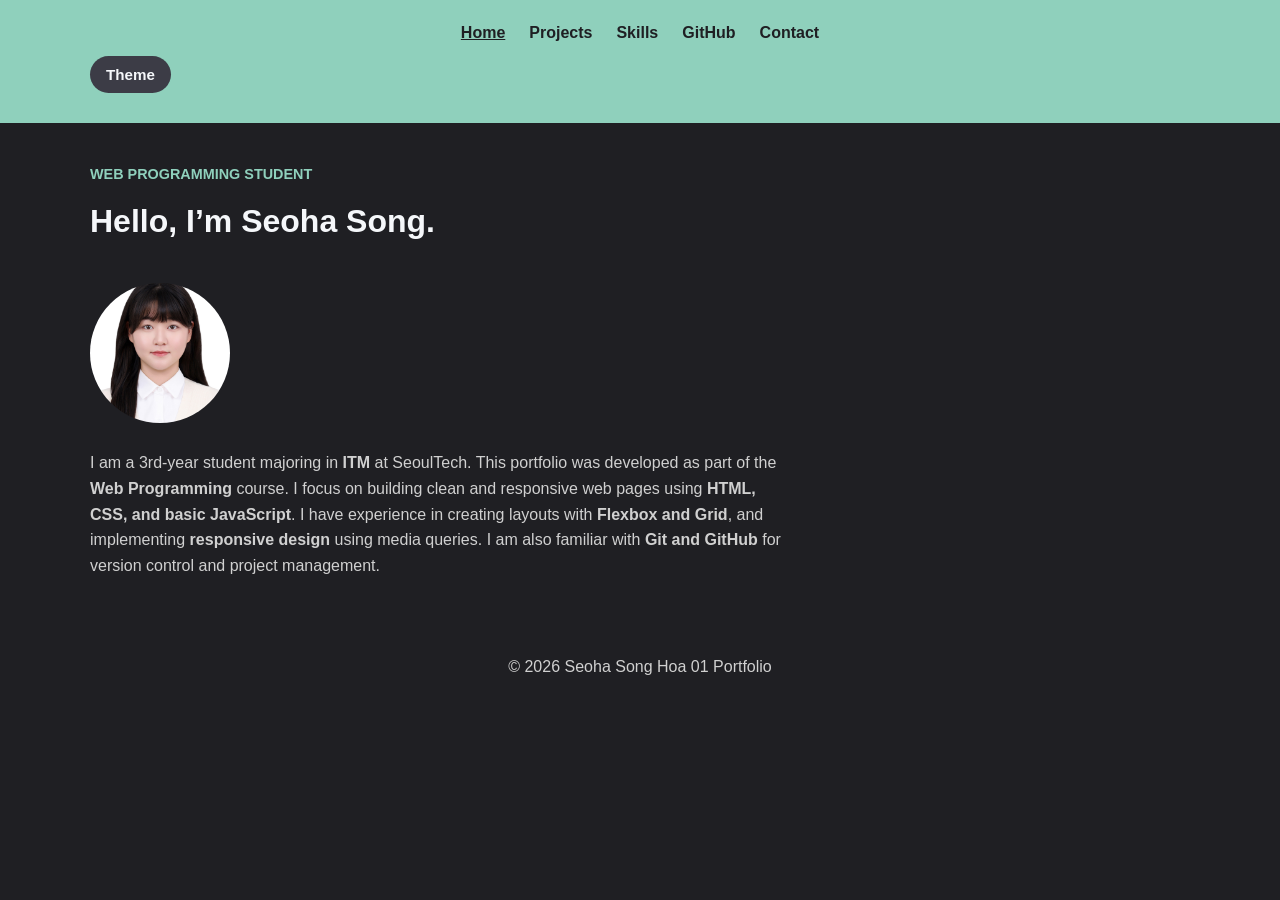
<file: index.html>
<!DOCTYPE html>
<html lang="en">
<head>
    <meta charset="UTF-8">
    <meta name="viewport" content="width=device-width, initial-scale=1.0">
    <title>My Portfolio</title>
    <link rel="stylesheet" href="css/style.css">
    <script src="js/main.js" defer></script>
</head>
<body>
    <header class="site-header">
        <div class="header-inner">
            <nav>
                <ul class="nav-list">
                    <li><a href="index.html" class="active">Home</a></li>
                    <li><a href="projects.html">Projects</a></li>
                    <li><a href="skills.html">Skills</a></li>
                    <li><a href="github.html">GitHub</a></li>
                    <li><a href="contact.html">Contact</a></li>
                </ul>
            </nav>
            <div class="header-actions">
                <button type="button" id="theme-toggle" class="theme-toggle">
                    Theme
                </button>
            </div>
        </div>
    </header>

    <main class="page-shell">
        <section class="hero-card">
            <p class="eyebrow">Web Programming Student</p>
            <h1>Hello, I’m Seoha Song.</h1>
            <img src="images/profile.jpg" alt="profile" class="profile-img">

            <p class="hero-text">
            I am a 3rd-year student majoring in <strong>ITM</strong> at SeoulTech.  
            This portfolio was developed as part of the <strong>Web Programming</strong> course.  
            I focus on building clean and responsive web pages using <strong>HTML, CSS, and basic JavaScript</strong>.  

            I have experience in creating layouts with <strong>Flexbox and Grid</strong>, and implementing <strong>responsive design</strong> using media queries.  
            I am also familiar with <strong>Git and GitHub</strong> for version control and project management.
            </p>
        </section>
    </main>

    <footer class="site-footer">
        <p>© 2026 Seoha Song Hoa 01 Portfolio</p>
    </footer>    
</body>
</html>
</file>
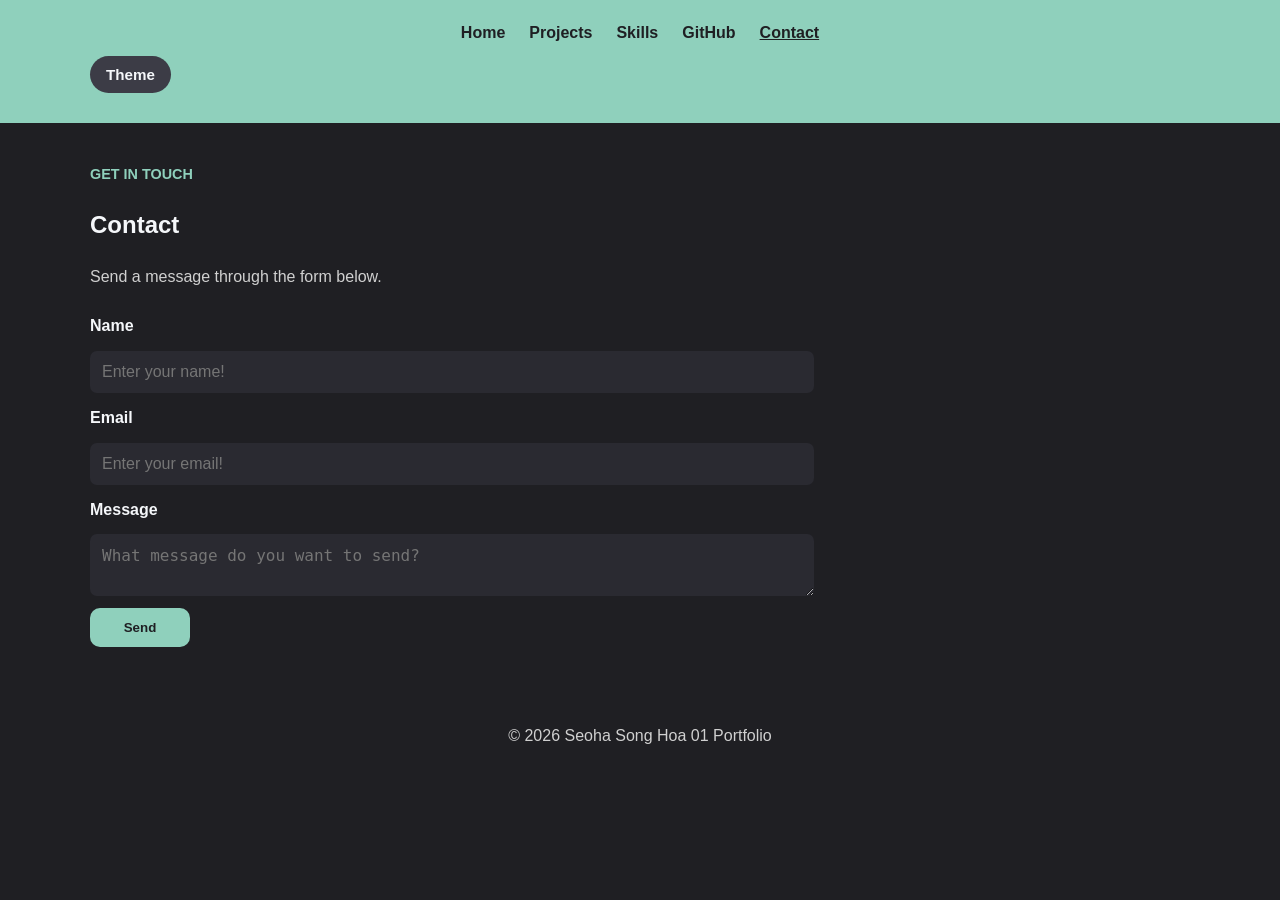
<file: contact.html>
<!DOCTYPE html>
<html lang="en">
<head>
    <meta charset="UTF-8">
    <meta name="viewport" content="width=device-width, initial-scale=1.0">
    <title>Contact</title>
    <link rel="stylesheet" href="css/style.css">
    <script src="js/main.js" defer></script>
</head>
<body>
    <header class="site-header">
        <div class="header-inner">
            <nav>
                <ul class="nav-list">
                    <li><a href="index.html">Home</a></li>
                    <li><a href="projects.html">Projects</a></li>
                    <li><a href="skills.html">Skills</a></li>
                    <li><a href="github.html">GitHub</a></li>
                    <li><a href="contact.html" class="active">Contact</a></li>
                </ul>
            </nav>
            <div class="header-actions">
                <button type="button" id="theme-toggle" class="theme-toggle">
                    Theme
                </button>
            </div>
        </div>
    </header>

    <main class="page-shell">
        <section class="content-card">
            <p class="eyebrow">Get In Touch</p>
            <h2>Contact</h2>
            <p class="section-text">Send a message through the form below.</p>
            
            <form class="contact-form"> 
                <label for="name">Name</label>
                <input id="name" name="name" type="text" placeholder="Enter your name!">

                <label for="email">Email</label>
                <input id="email" name="email" type="email" placeholder="Enter your email!">

                <label for="message">Message</label>
                <textarea id="message" name="message" placeholder="What message do you want to send?"></textarea>

                <button type="submit">Send</button>
            </form>
        </section>
    </main>

    <footer class="site-footer">
        <p>© 2026 Seoha Song Hoa 01 Portfolio</p>
    </footer>
</body>
</html>
</file>
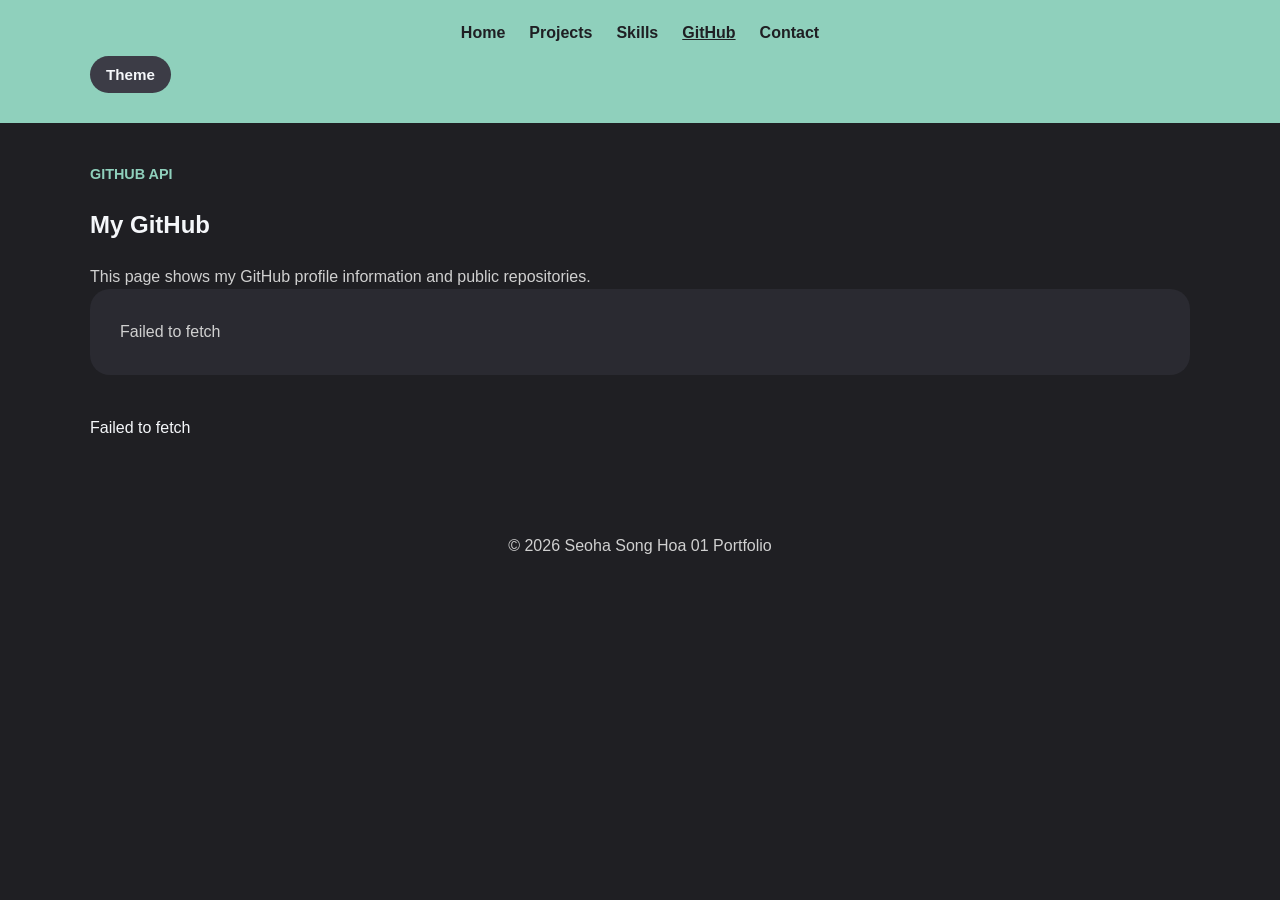
<file: github.html>
<!DOCTYPE html>
<html lang="en">
<head>
    <meta charset="UTF-8">
    <meta name="viewport" content="width=device-width, initial-scale=1.0">
    <title>GitHub</title>
    <link rel="stylesheet" href="css/style.css">
    <script src="js/main.js" defer></script>
</head>
<body>
    <header class="site-header">
        <div class="header-inner">
            <nav>
                <ul class="nav-list">
                    <li><a href="index.html">Home</a></li>
                    <li><a href="projects.html">Projects</a></li>
                    <li><a href="skills.html">Skills</a></li>
                    <li><a href="github.html" class="active">GitHub</a></li>
                    <li><a href="contact.html">Contact</a></li>
                </ul>
            </nav>
            <div class="header-actions">
                <button type="button" id="theme-toggle" class="theme-toggle">
                    Theme
                </button>
            </div>
        </div>
    </header>

    <main class="page-shell">
        <section class="content-card">
            <p class="eyebrow">GitHub API</p>
            <h2>My GitHub</h2>
            
            <p class="section-text">
            This page shows my GitHub profile information and public repositories.
            </p>

            <div id="github-profile" class="info-card">
                <p>Loading profile...</p>
            </div>

            <div id="repo-list" class="card-grid">
                <p>Loading repositories...</p>
            </div>
        </section>
    </main>

    <footer class="site-footer">
        <p>© 2026 Seoha Song Hoa 01 Portfolio</p>
    </footer>    
</body>
</html>
</file>
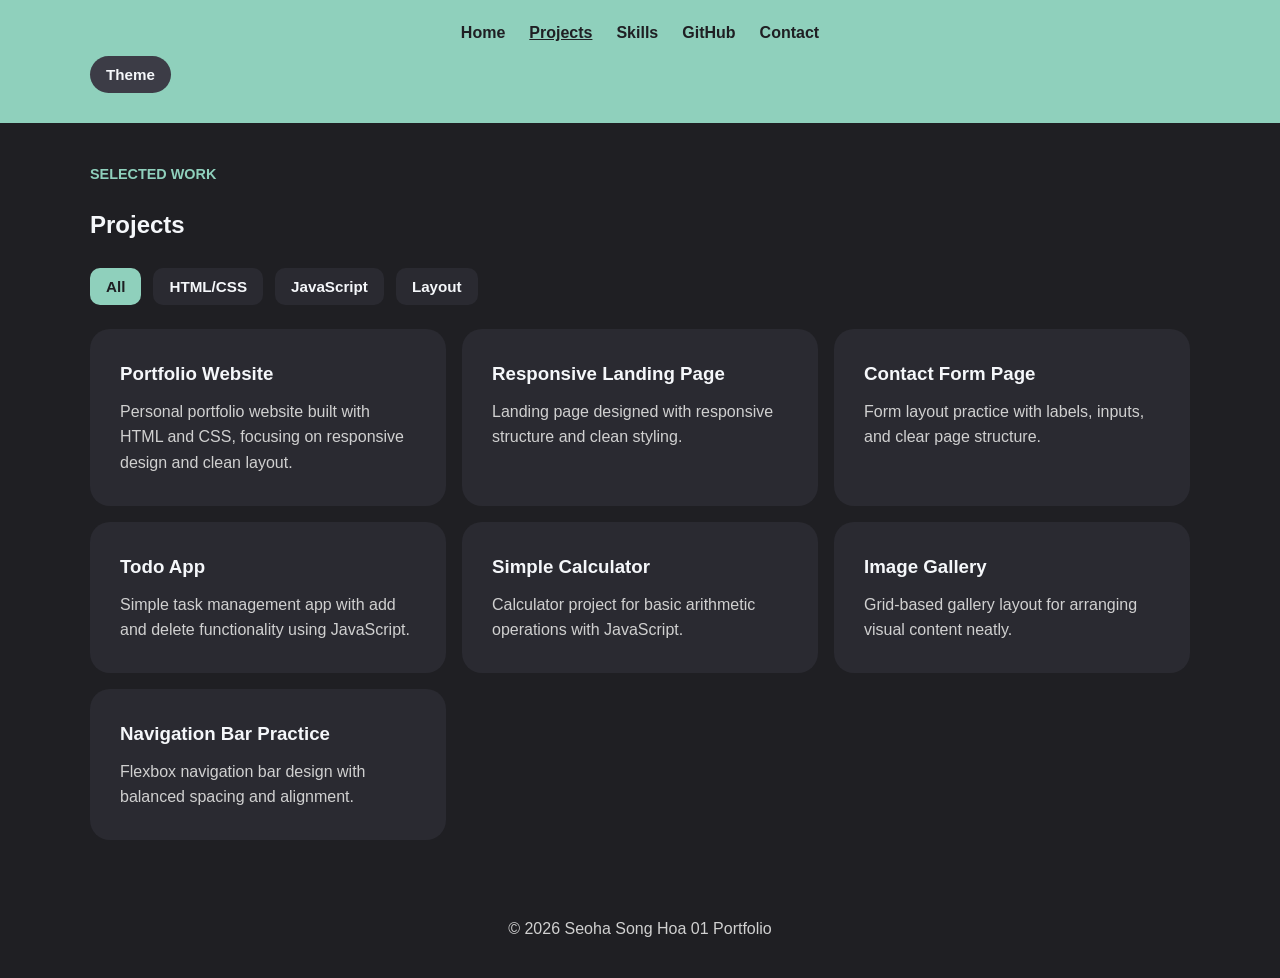
<file: projects.html>
<!DOCTYPE html>
<html lang="en">
<head>
    <meta charset="UTF-8">
    <meta name="viewport" content="width=device-width, initial-scale=1.0">
    <title>Projects</title>
    <link rel="stylesheet" href="css/style.css">
    <script src="js/main.js" defer></script>
</head>
<body>
    <header class="site-header">
        <div class="header-inner">
            <nav>
                <ul class="nav-list">
                    <li><a href="index.html">Home</a></li>
                    <li><a href="projects.html" class="active">Projects</a></li>
                    <li><a href="skills.html">Skills</a></li>
                    <li><a href="github.html">GitHub</a></li>
                    <li><a href="contact.html">Contact</a></li>
                </ul>
            </nav>
            <div class="header-actions">
                <button type="button" id="theme-toggle" class="theme-toggle">
                    Theme
                </button>
            </div>
        </div>
    </header>

    <main class="page-shell">
        <section class="content-card">
            <p class="eyebrow">Selected Work</p>
            <h2>Projects</h2>
            <div class="filter-bar">
                <button type="button" class="filter-btn active" data-filter="all">All</button>
                <button type="button" class="filter-btn" data-filter="html">HTML/CSS</button>
                <button type="button" class="filter-btn" data-filter="javascript">JavaScript</button>
                <button type="button" class="filter-btn" data-filter="layout">Layout</button>
            </div>
            <ul class="card-grid">
                <li class="info-card project-card" data-category="htmlcss">
                    <h3>Portfolio Website</h3>
                    <p>Personal portfolio website built with HTML and CSS, focusing on responsive design and clean layout.</p>
                </li>
                <li class="info-card project-card" data-category="htmlcss">
                    <h3>Responsive Landing Page</h3>
                    <p>Landing page designed with responsive structure and clean styling.</p>
                </li>
                <li class="info-card project-card" data-category="javascript">
                    <h3>Contact Form Page</h3>
                    <p>Form layout practice with labels, inputs, and clear page structure.</p>
                </li>
                <li class="info-card project-card" data-category="htmlcss">
                    <h3>Todo App</h3>
                    <p>Simple task management app with add and delete functionality using JavaScript.</p>
                </li>
                <li class="info-card project-card" data-category="javascript">
                    <h3>Simple Calculator</h3>
                    <p>Calculator project for basic arithmetic operations with JavaScript.</p>
                </li>
                <li class="info-card project-card" data-category="layout">
                    <h3>Image Gallery</h3>
                    <p>Grid-based gallery layout for arranging visual content neatly.</p>
                </li>
                <li class="info-card project-card" data-category="layout">
                    <h3>Navigation Bar Practice</h3>
                    <p>Flexbox navigation bar design with balanced spacing and alignment.</p>
                </li>
            </ul>
        </section>
    </main>

    <footer class="site-footer">
        <p>© 2026 Seoha Song Hoa 01 Portfolio</p>
    </footer>  
</body>
</html>
</file>
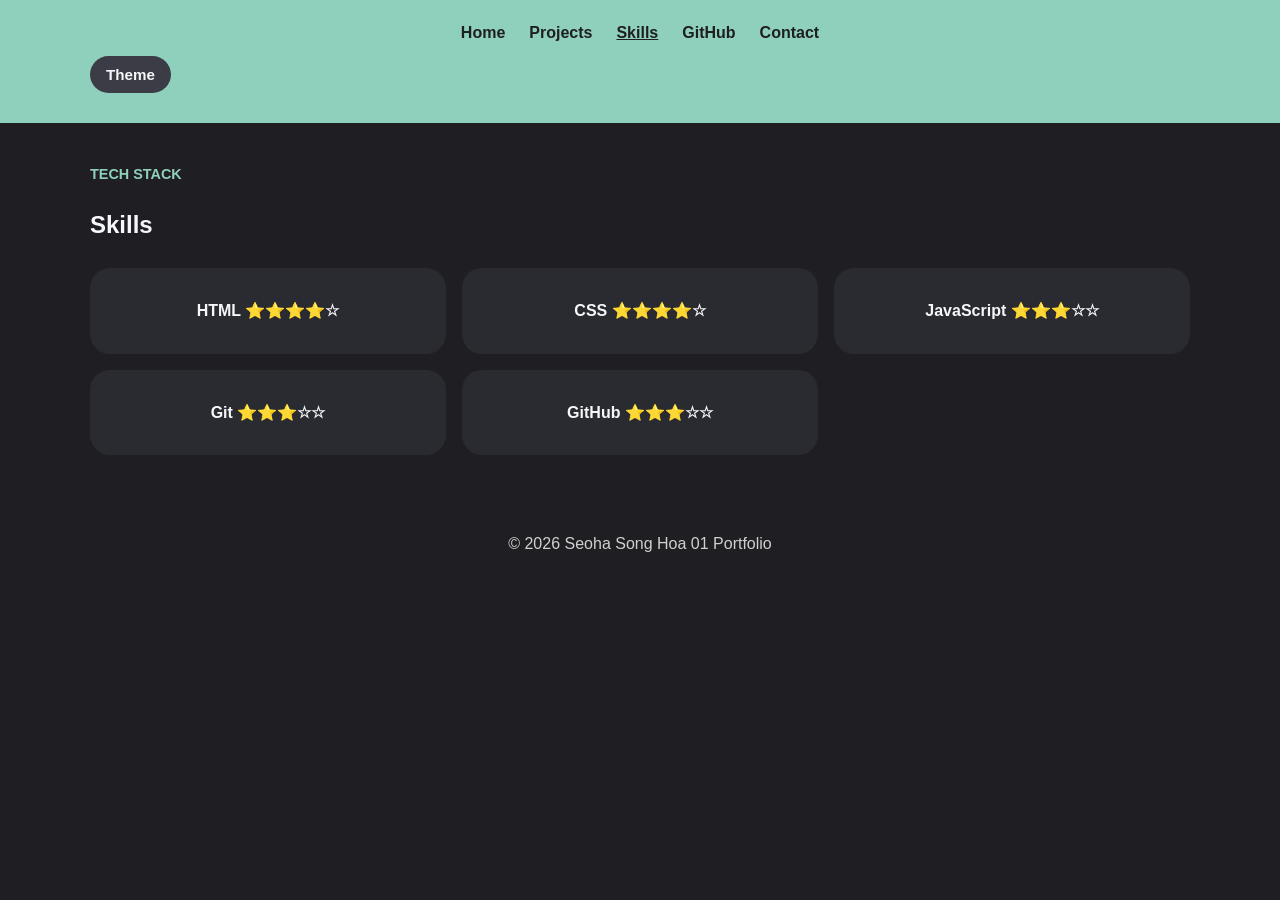
<file: skills.html>
<!DOCTYPE html>
<html lang="en">
<head>
    <meta charset="UTF-8">
    <meta name="viewport" content="width=device-width, initial-scale=1.0">
    <title>Skills</title>
    <link rel="stylesheet" href="css/style.css">
    <script src="js/main.js" defer></script>
</head>
<body>
    <header class="site-header">
        <div class="header-inner">
            <nav>
                <ul class="nav-list">
                    <li><a href="index.html">Home</a></li>
                    <li><a href="projects.html">Projects</a></li>
                    <li><a href="skills.html" class="active">Skills</a></li>
                    <li><a href="github.html">GitHub</a></li>
                    <li><a href="contact.html">Contact</a></li>
                </ul>
            </nav>
            <div class="header-actions">
                <button type="button" id="theme-toggle" class="theme-toggle">
                    Theme
                </button>
            </div>
        </div>
    </header>

    <main class="page-shell">
        <section class="content-card">
            <p class="eyebrow">Tech Stack</p>
            <h2>Skills</h2>

            <ul class="card-grid">
                <li class="info-card skill-card">HTML ⭐⭐⭐⭐☆</li>
                <li class="info-card skill-card">CSS ⭐⭐⭐⭐☆</li>
                <li class="info-card skill-card">JavaScript ⭐⭐⭐☆☆</li>
                <li class="info-card skill-card">Git ⭐⭐⭐☆☆</li>
                <li class="info-card skill-card">GitHub ⭐⭐⭐☆☆</li>
            </ul>

        </section>

    </main>

    <footer class="site-footer">
        <p>© 2026 Seoha Song Hoa 01 Portfolio</p>


    </footer>
    
</body>
</html>
</file>
<file: css/style.css>
body {
    margin: 0;
    font-family: Arial, sans-serif;
    line-height: 1.6;
    background: #1f1f23;
    color: #f5f7fa;
}

.site-header {
    background: #8fd0bc;
    padding: 20px;
}

.header-inner {
    max-width: 1100px;
    margin: 0 auto;
}

.nav-list {
    list-style: none;
    margin: 0;
    padding: 0;
    display: flex;
    justify-content: center;
    gap: 24px;
    flex-wrap: wrap;
}

.nav-list a {
    text-decoration: none;
    color: #1f1f23;
    font-weight: bold;
}

.nav-list a.active {
    text-decoration: underline;
}

.page-shell {
    max-width: 1100px;
    margin: 0 auto;
    padding: 40px 20px;
    background: #1f1f23;
}

.eyebrow {
    margin: 0 0 10px;
    font-size: 0.9rem;
    font-weight: bold;
    text-transform: uppercase;
    color: #8fd0bc;
}

.hero-card h1,
.content-card h1 {
    margin: 0 0 16px;
    font-size: 2rem;
}

.hero-text,
.section-text {
    margin: 0;
    max-width: 700px;
    color: #d0d0d0;
}

.profile-img {
    width: 140px;
    height: 140px;
    object-fit: cover;
    border-radius: 50%;
    margin: 20px 0;
}

.card-grid {
    list-style: none;
    margin: 24px 0 0;
    padding: 0;
    display: grid;
    grid-template-columns: repeat(3, 1fr);
    gap: 16px;
}

.info-card {
    background: #2a2a31;
    padding: 30px;
    border-radius: 20px;
}

.info-card h3 {
    margin-top: 0;
    margin-bottom: 10px;
}

.info-card p {
    margin: 0;
    color: #d0d0d0;
}

.skill-card {
    text-align: center;
    font-weight: bold;
}

.contact-form {
    margin-top: 24px;
    display: flex;
    flex-direction: column;
    gap: 12px;
    max-width: 700px;
}

.contact-form label {
    font-weight: bold;
}

.contact-form input,
.contact-form textarea {
    width: 100%;
    padding: 12px;
    font-size: 1rem;
    border-radius: 7px;
    border: none;
    background: #2a2a31;
    color: #f5f7fa;
}

.contact-form button {
    width: 100px;
    border-radius: 10px;
    padding: 12px 18px;
    border: none;
    background: #8fd0bc;
    color: #1f1f23;
    font-weight: bold;
    cursor: pointer;
}

.site-footer {
    text-align: center;
    padding: 20px;
    background: #1f1f23;
    color: #d0d0d0;
}

@media (max-width: 768px) {
    .card-grid {
        grid-template-columns: repeat(2, 1fr);
    }
}

@media (max-width: 480px) {
    .card-grid {
        grid-template-columns: 1fr;
    }
}






/* div class */
.header-actions { 
    display: flex;
    flex-wrap: wrap;
    gap: 12px;
    margin: 10px 0;
}

/* button class */
.theme-toggle {
    border: none;
    border-radius: 999px;
    padding: 10px 16px;
    font-size: 0.95rem;
    font-weight: bold;
    cursor: pointer;
    background: #3c3c46;
    color: #f5f7fa;
}

body.pink-theme {
    background: #f7f3ef !important;
    color: #2a2a2a;
}

body.pink-theme .page-shell,
body.pink-theme main,
body.pink-theme .hero-card,
body.pink-theme .content-card {
    background: #f7f3ef !important;
}
body.pink-theme .site-header {
    background: #d8a7b1 !important;
}

body.pink-theme .nav-list a {
    color: #2a2a2a;
}

body.pink-theme .nav-list a.active {
    text-decoration: underline;
    color: #ffffff;
}

body.pink-theme .info-card {
    background: #fffafa !important;
}

body.pink-theme .hero-text,
body.pink-theme .section-text {
    color: #555;
}

body.pink-theme .eyebrow {
    color: #b07d88;
}

body.pink-theme .contact-form input,
body.pink-theme .contact-form textarea {
    background: #ffffff;
    color: #2a2a2a;
    border: 1px solid #d8a7b1;
}

body.pink-theme .contact-form button {
    background: #d8a7b1;
    color: #ffffff;
}

body.pink-theme .site-footer {
    background: #f0e6e8;
    color: #555;
}

body.pink-theme .filter-btn.active {
    background: #d8a7b1;
    color: #1f1f23;
}






.filter-bar {
    display: flex;
    flex-wrap: wrap;
    gap: 12px;
    margin: 24px 0;
}

.filter-btn {
    border: none;
    border-radius: 10px;
    padding: 10px 16px;
    font-size: 0.95rem;
    font-weight: bold;
    cursor: pointer;
    background: #2a2a31;
    color: #f5f7fa;
}

.filter-btn.active {
    background: #8fd0bc;
    color: #1f1f23;
}

body.light-theme .filter-btn {
    background: #ffffff;
    color: #2a2a2a;
    border: 1px solid #d8a7b1;
}

body.light-theme .filter-btn.active {
    background: #d8a7b1;
    color: #ffffff;
}
</file>
